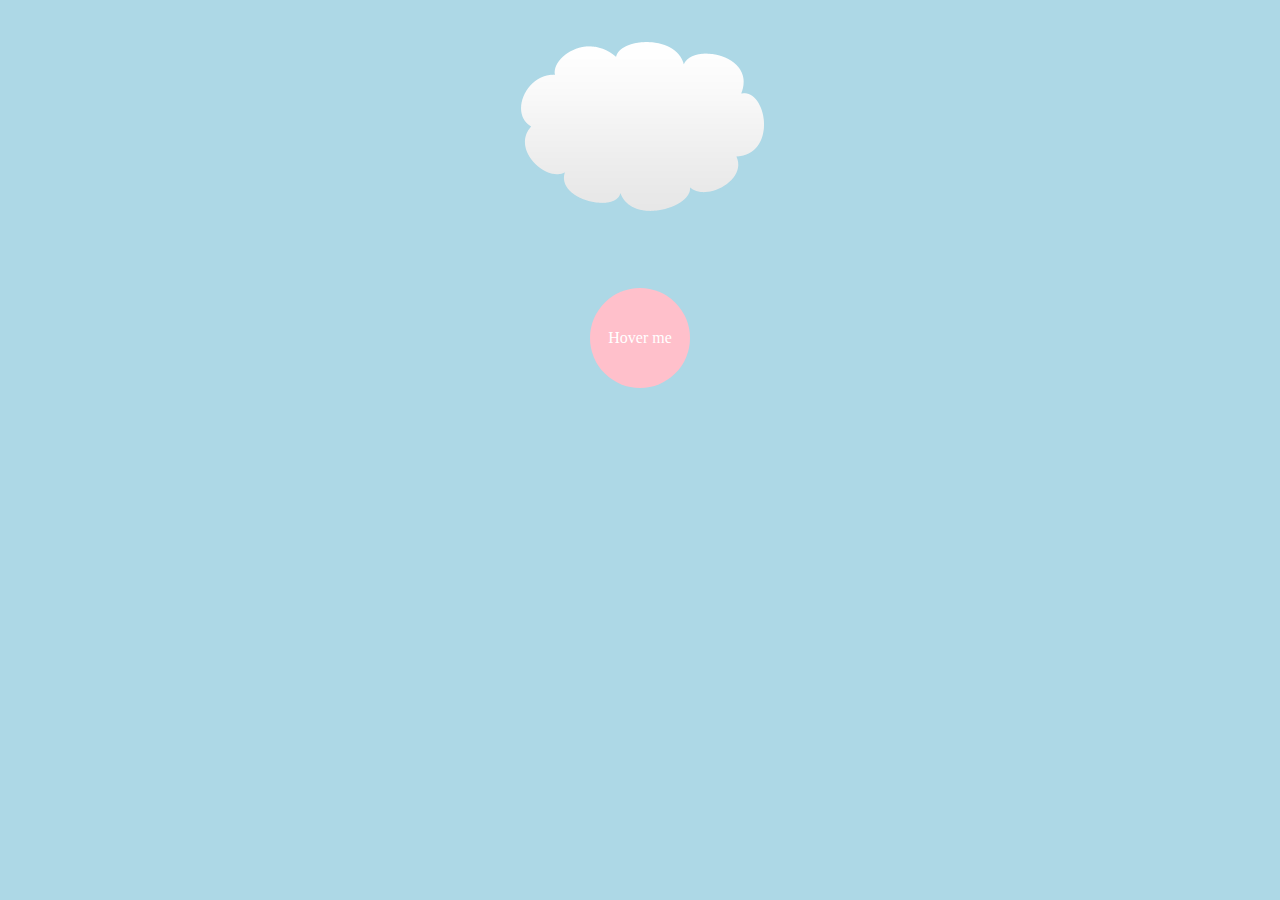
<file: index.html>
<!DOCTYPE html>
<head>
  <title>Basket Example</title>
  <link href="style.css" rel="stylesheet" type="text/css">
</head>
<body>
  <div class="wrapper">
      <img src="mario-examples/img/cloud.png" alt="">
      <div class="circle">Hover me</div>
  </div>
</body>
</file>
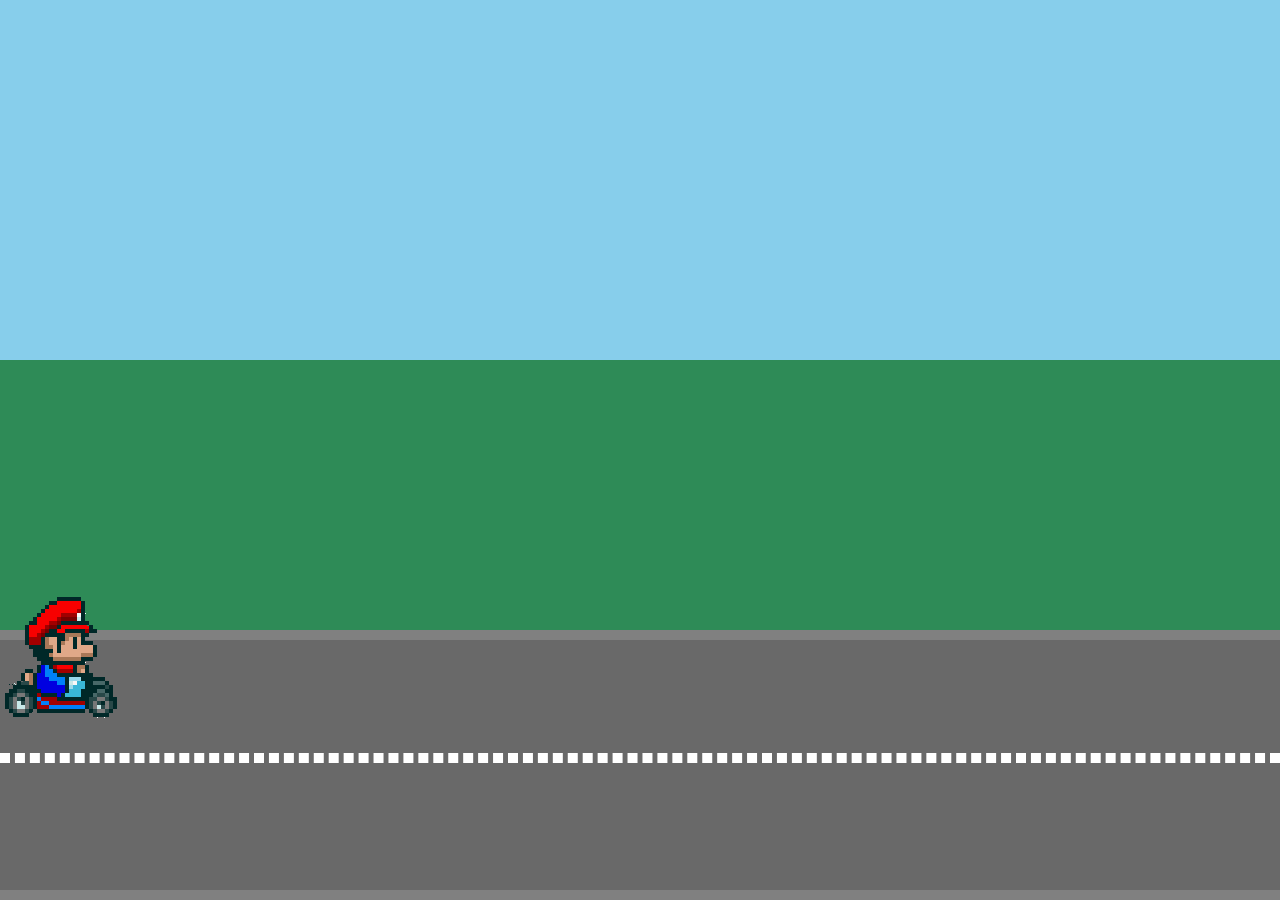
<file: mario-examples/index.html>
<!DOCTYPE html>
<head>
  <title>Mario Kart Animations</title>
  <link href="style.css" rel="stylesheet" type="text/css">
</head>
<body>
  <div class="sky"></div>
  <div class="grass"></div>
  <div class="road">
    <div class="lines"></div>

    <img class="mario" src="img/mario.png" alt="">
  </div>
</body>
</file>
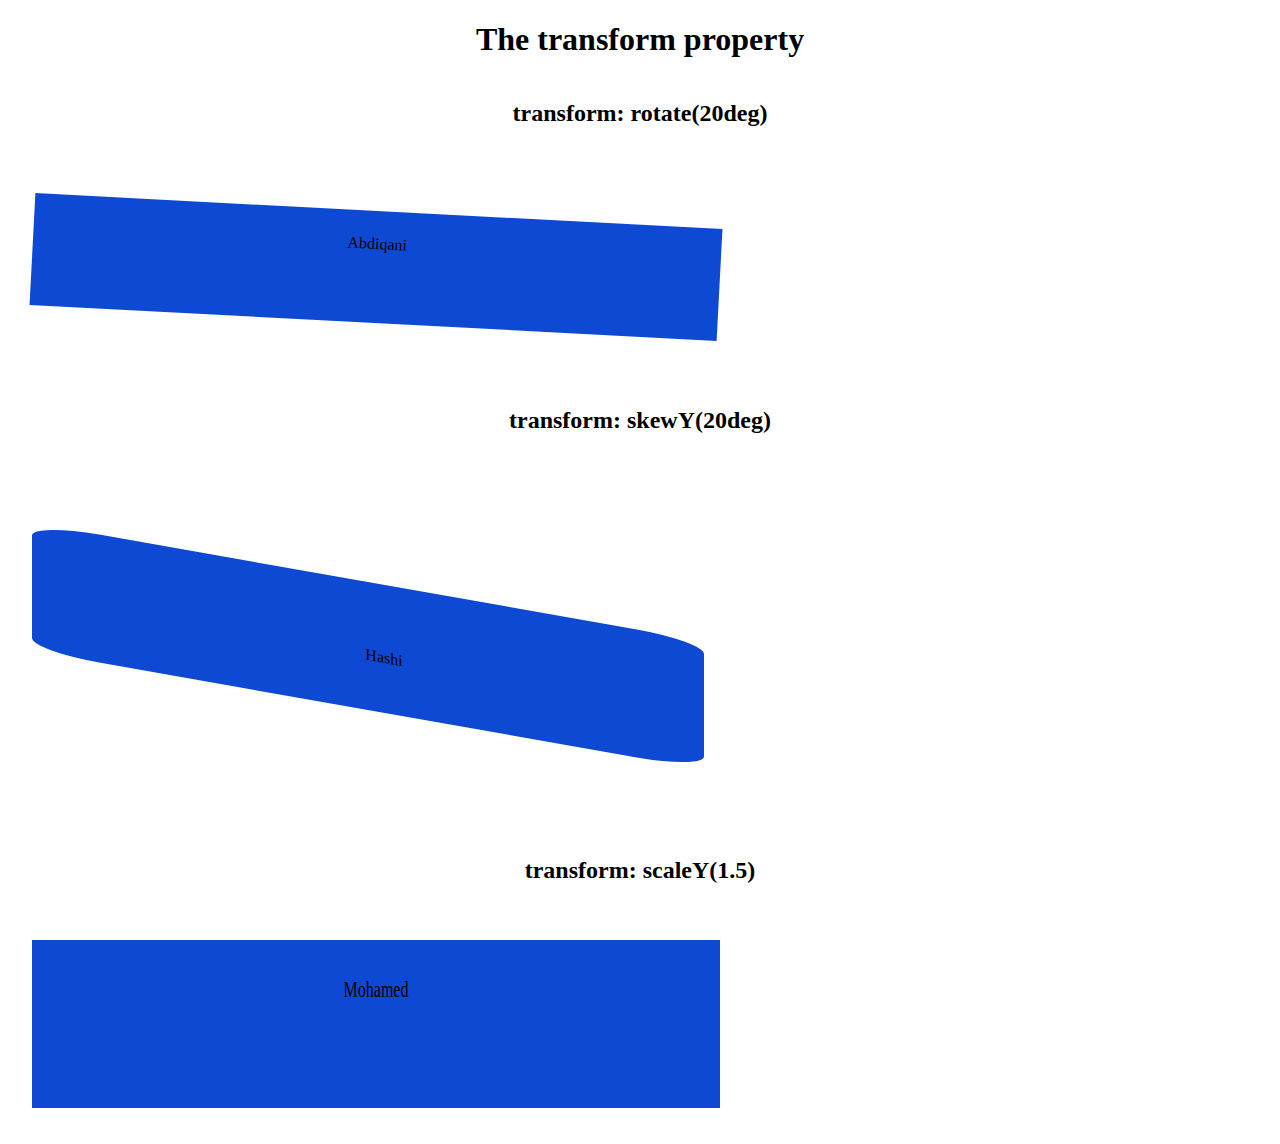
<file: mario-examples/css-transform/index.html>
<!DOCTYPE html>
<html lang="en">
<head>
    <meta charset="UTF-8">
    <meta name="viewport" content="width=device-width, initial-scale=1.0">
    <title>Css transform property</title>
    <link rel="stylesheet" href="style.css">
</head>
<body>
    <h1>The transform property</h1>

    <div class="main">

  
    <h2>transform: rotate(20deg)</h2>
    <div class="a">Abdiqani </div>

    <h2>transform: skewY(20deg)</h2>
    <div class="b">Hashi</div>

    <h2>transform: scaleY(1.5)</h2>
    <div class="c">Mohamed</div>

    </div>
   
</body>
</html>
</file>
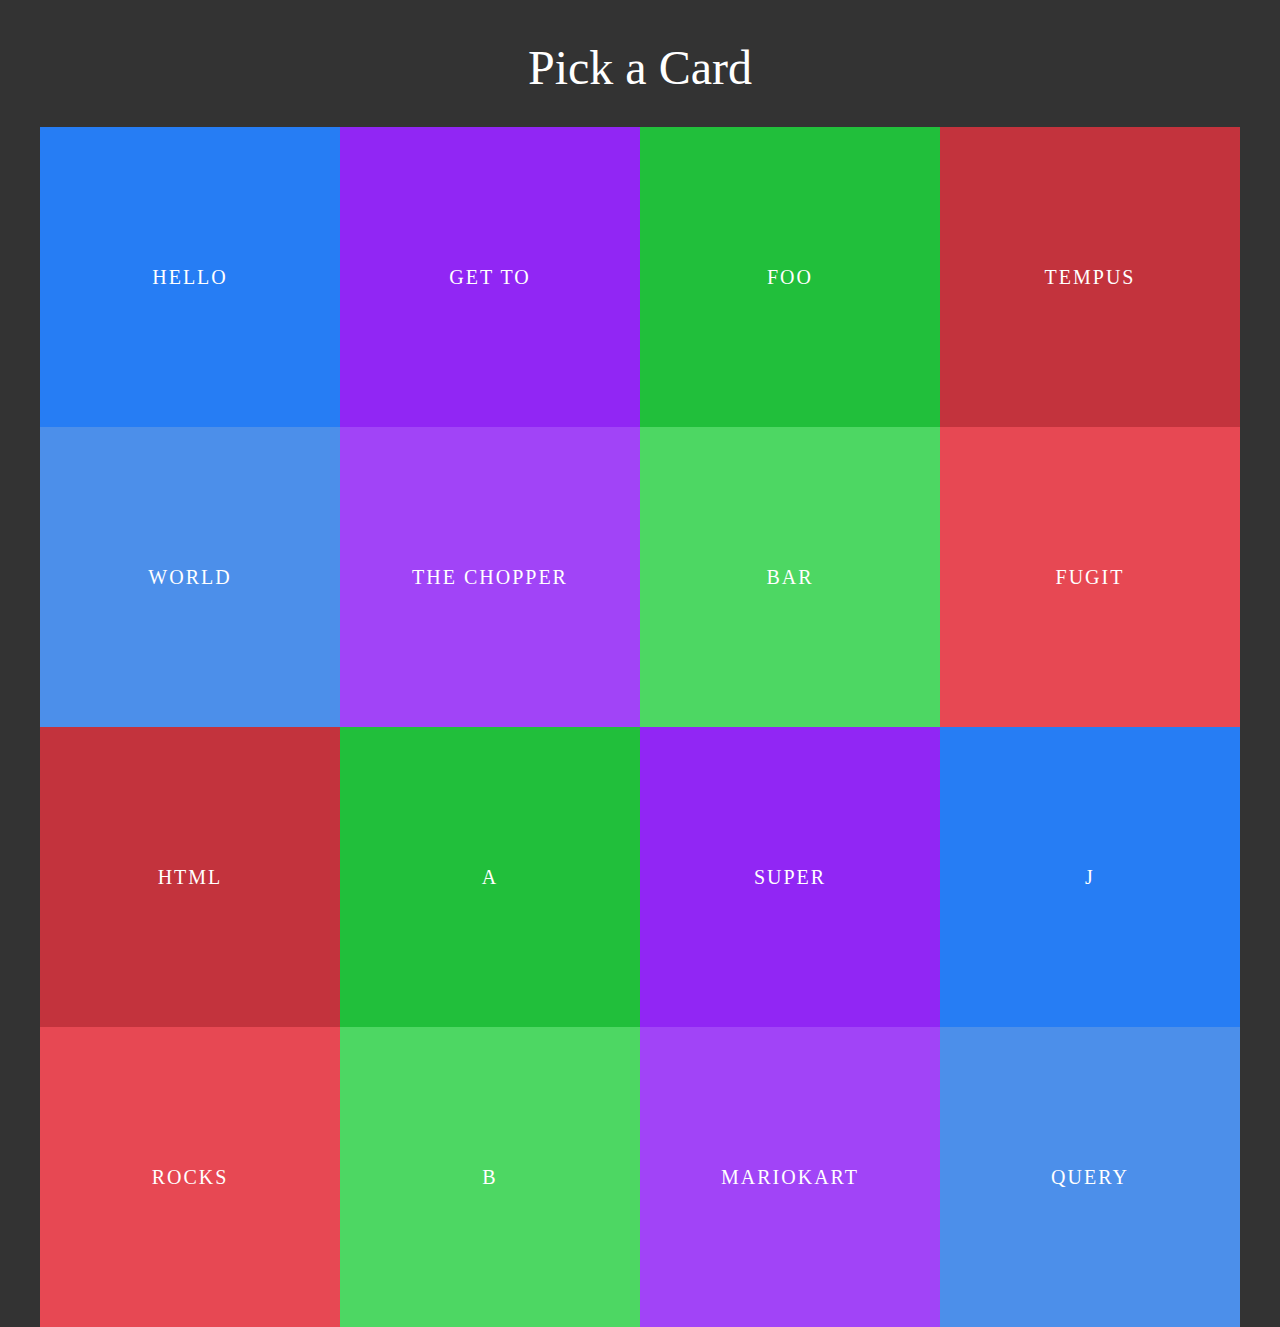
<file: rotate-examples/panels.html>
<!DOCTYPE html>
<head>
  <title>Basket Example</title>
  <link href="style.css" rel="stylesheet" type="text/css">
</head>
<body>
  <div class="wrapper">
    <h1>Pick a Card</h1>
    <ul class="panels">
      <li>
        <div class="front" style="background: #267df4">Hello</div>
        <div class="back" style="background: #4c8fea">World</div>
      </li>
      <li>
        <div class="front" style="background: #9126f4">Get to</div>
        <div class="back" style="background: #a144f7">The chopper</div>
      </li>
      <li>
        <div class="front" style="background: #21bf3b">foo</div>
        <div class="back" style="background: #4dd763">bar</div>
      </li>
      <li>
        <div class="front" style="background: #c3333d">tempus</div>
        <div class="back" style="background: #e74853">fugit</div>
      </li>
      <li>
        <div class="front" style="background: #c3333d">html</div>
        <div class="back" style="background: #e74853">rocks</div>
      </li>
      <li>
        <div class="front" style="background: #21bf3b">A</div>
        <div class="back" style="background: #4dd763">B</div>
      </li>
      <li>
        <div class="front" style="background: #9126f4">Super</div>
        <div class="back" style="background: #a144f7">Mariokart</div>
      </li>
      <li>
        <div class="front" style="background: #267df4">j</div>
        <div class="back" style="background: #4c8fea">Query</div>
      </li>
    </ul>
  </div>
</body>
</file>
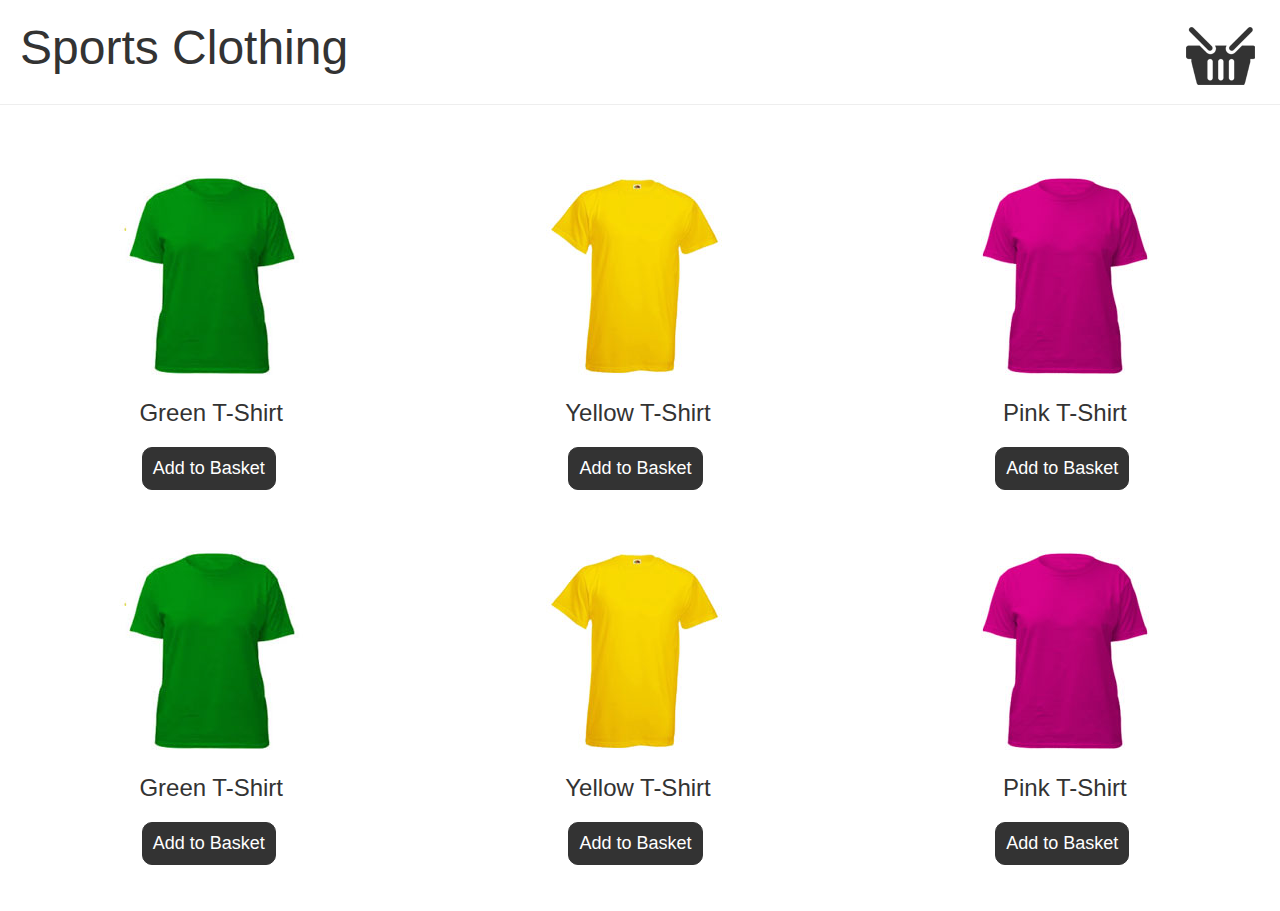
<file: web-examples/basket.html>
<!DOCTYPE html>
<head>
  <title>Basket Example</title>
  <link href="style.css" rel="stylesheet" type="text/css">
  <script src="https://code.jquery.com/jquery-1.12.3.min.js" integrity="sha256-aaODHAgvwQW1bFOGXMeX+pC4PZIPsvn2h1sArYOhgXQ=" crossorigin="anonymous"></script>
</head>
<body class="basket">
  <header>
    <h1>Sports Clothing</h1>
    <div class="basket-icon"><img src="img/basket.png"></div>
  </header>
  <ul class="products">
    <li>
      <img src="img/t-1.jpg">
      <h2>Green T-Shirt</h2>
      <button>Add to Basket</button>
    </li>
    <li>
      <img src="img/t-2.jpg">
      <h2>Yellow T-Shirt</h2>
      <button>Add to Basket</button>
    </li>
    <li>
      <img src="img/t-3.jpg">
      <h2>Pink T-Shirt</h2>
      <button>Add to Basket</button>
    </li>
    <li>
      <img src="img/t-1.jpg">
      <h2>Green T-Shirt</h2>
      <button>Add to Basket</button>
    </li>
    <li>
      <img src="img/t-2.jpg">
      <h2>Yellow T-Shirt</h2>
      <button>Add to Basket</button>
    </li>
    <li>
      <img src="img/t-3.jpg">
      <h2>Pink T-Shirt</h2>
      <button>Add to Basket</button>
    </li>
  </ul>
  <script>
    
  </script>
</body>
</file>
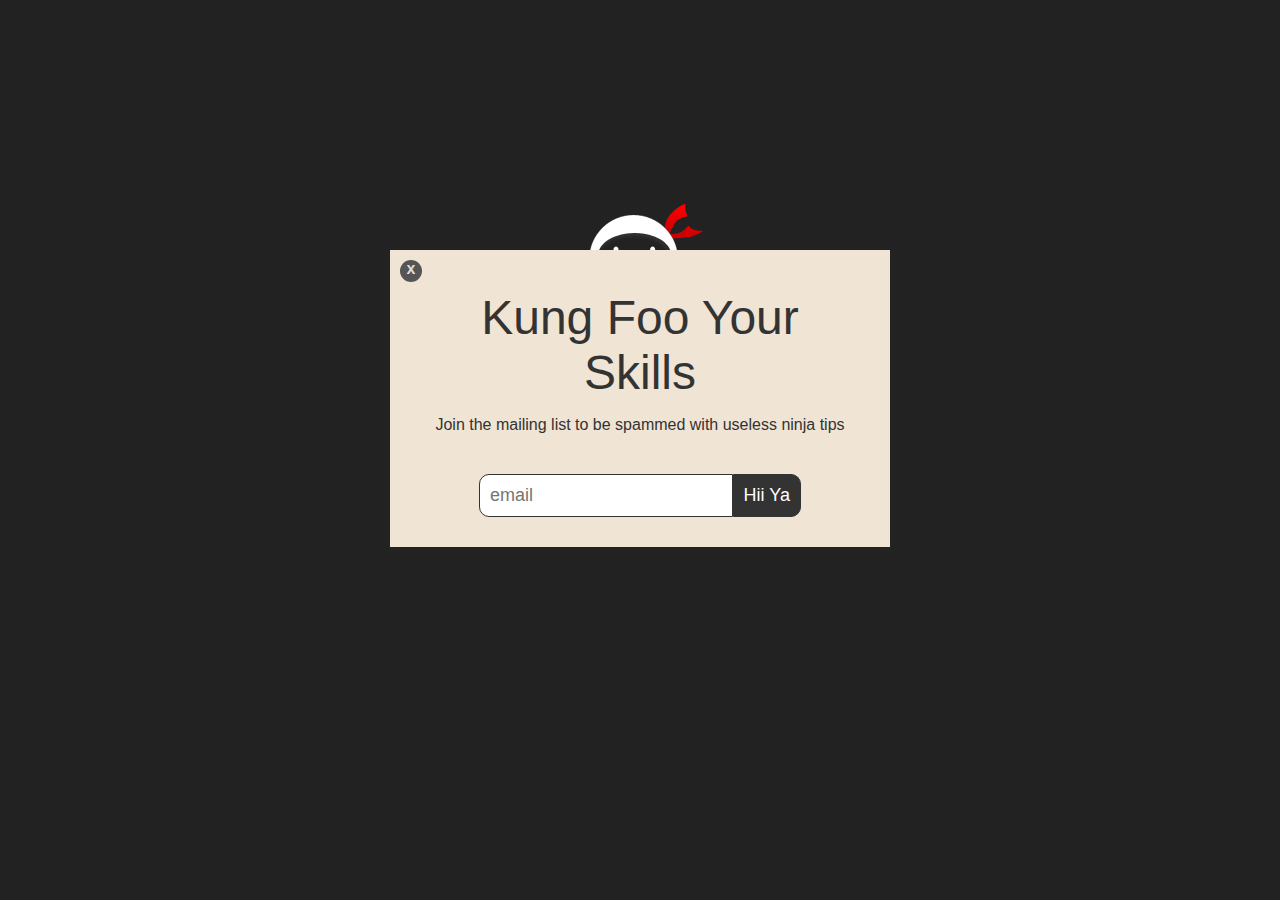
<file: web-examples/pop-up.html>
<!DOCTYPE html>
<head>
  <title>Pop-up Example</title>
  <link href="style.css" rel="stylesheet" type="text/css">
</head>
<body class="pop-up">
  <div id="pop-up">
    <img src="img/ninja.png">
    <div class="container">
      <h1>Kung Foo Your Skills</h1>
      <p>Join the mailing list to be spammed with useless ninja tips</p>
      <input type="email" placeholder="email" required>
      <button>Hii Ya</button>
      <div class="cross">x</div>
    </div>
  </div>
</body>
</file>
<file: style.css>
body{
  background-color: lightblue;
  text-align: center;
}


.wrapper{
  width: 100%;
  padding: 20px;
  box-sizing: border-box;
}

.circle{
  width: 100px;
  padding: 50px 0;
  line-height: 0;
  margin: 60px auto;
  background:pink;
  color: white;
  border-radius: 50px;
  cursor: pointer;

  transition: background 1s,  transform 1s 1s linear;

}
.circle:hover{
  background: salmon;
  transform: rotate(360deg);
}
</file>
<file: mario-examples/style.css>
/*// BASE STYLES //*/

html, body{
  height: 100%;
  width:100%;
  overflow: hidden;
  margin: 0;
}

.grass, .sky, .road{
  position: relative;
}

.sky{
  height: 40%;
  background: skyblue;
}

.grass{
  height: 30%;
  background: seagreen;
}

.road{
  height: 30%;
  background: dimgrey;
  box-sizing: border-box;
  border-top: 10px solid grey;
  border-bottom: 10px solid grey;
  width: 100%;
}

.lines{
  box-sizing: border-box;
  border: 5px dashed #fff;
  height: 0px;
  width: 100%;
  position: absolute;
  top: 45%;
}

/*// ELEMENTS TO ANIMATE //*/

.mario{
  position: absolute;
  top: -48px;
  left: 0px;

  animation-name: drive;
  animation-duration: 3s;
}

/*// KEYFRAMES //*/

@keyframes drive{
  from{ transform: translateX(0);}
  to{transform: translateX(500px);}
}
</file>
<file: mario-examples/css-transform/style.css>
html,body{
    margin: 0;
    box-sizing: border-box;
    text-align: center;
  
}

div.a{
    width: 50%;
    height: 4em;
    background-color: rgb(13, 73, 211);
    padding: 1.5em;
    margin: 4em 2em;
    
    transform: rotate(3deg);
}

.main{
    display: flex;
    justify-content: center;
    flex-direction: column;
}

div.b{
    width: 50%;
    height: 4em;
    background-color: rgb(13, 73, 211);
    padding: 4em 0 0 2em;
    margin: 8em 2em;

    border-radius: 10%;
    text-align: center;  
    
    transform: skewY(10deg);
}

div.c{
    width: 50%;
    height: 4em;
    background-color: rgb(13, 73, 211);
    padding: 1.5em;
    margin: 4em 2em;
    transform: scaleY(1.5);
}
</file>
<file: rotate-examples/style.css>
body{
  background: #333;
  font-family: verdana;
}

.wrapper{
  width: 100%;
  max-width: 1200px;
  margin: 40px auto;
}

h1{
  color: #fff;
  font-weight: normal;
  text-align: center;
  font-size: 48px;
}

.panels{
  list-style-type: none;
  padding: 0;
}

.panels li{
  position: relative;
  width: 25%;
  margin: 0;
  display: block;
  box-sizing: border-box;
  float: left
}

.panels li div{
  width: 100%;
  padding: 50% 0;
  text-align: center;
  color: #fff;
  font-size: 20px;
  text-transform: uppercase;
  letter-spacing: 2px;
  line-height: 0;
  cursor: pointer;
}

/*// ANIMATION STYLES //*/
</file>
<file: web-examples/style.css>
/*// POP-UP BASE STYLES //*/

body{margin: 0; position: relative;}
body.pop-up{background: #222;}
*{
  font-family: Calibri, sans-serif; 
  font-weight: normal;
  color: #333;
}
h1{
  font-size: 48px;
  margin: 10px 0;
}
p{
  margin-bottom: 40px;
}
#pop-up{
  position: relative; 
  top: 200px; 
  width: 500px; 
  margin: 0 auto; 
  text-align: center;
}
#pop-up .container{
  background: #f0e4d4; 
  padding: 30px; 
  position: absolute; 
  top: 50px; 
  width: 100%; 
  box-sizing: border-box;
}
#pop-up input{
  padding: 10px;
  border: 0;
  border-radius: 10px 0 0 10px;
  border: 1px solid #333;
  font-size: 18px;
}
button{
  padding: 10px;
  border: 0;
  color: #fff;
  background: #333;
  margin-left: -5px;
  margin-left: -5px;
  border-radius: 0 10px 10px 0;
  border: 1px solid #333;
  font-size: 18px;
}
.cross{
  position: absolute;
  top: 10px;
  left: 10px;
  background: #555;
  color: #ddd;
  font-weight: bold;
  width: 22px;
  height: 22px;
  text-align: center;
  border-radius: 11px;
}

/*// POP-UP ANIMATION STYLES //*/


/*// BASKET BASE STYLES //*/

header{
  padding: 10px 20px;
  border-bottom: 1px solid #eee;
  background: #fff;
}
header:after{
  display: block;
  content: "";
  clear: both;
}
.basket ul{
  padding: 0;
  margin-top: 40px;
}
.basket li{
  display: inline-block;
  list-style-type: none;
  width: 30%;
  margin: 30px 1.5%;
  text-align: center;
}
.basket button{
  border-radius: 10px;
  cursor: pointer;
}
.basket header div{
  float: right;
  position: relative;
  z-index: 1;
}
.basket header h1{
  float: left;
}

/*// BASKET ANIMATION STYLES //*/
</file>
